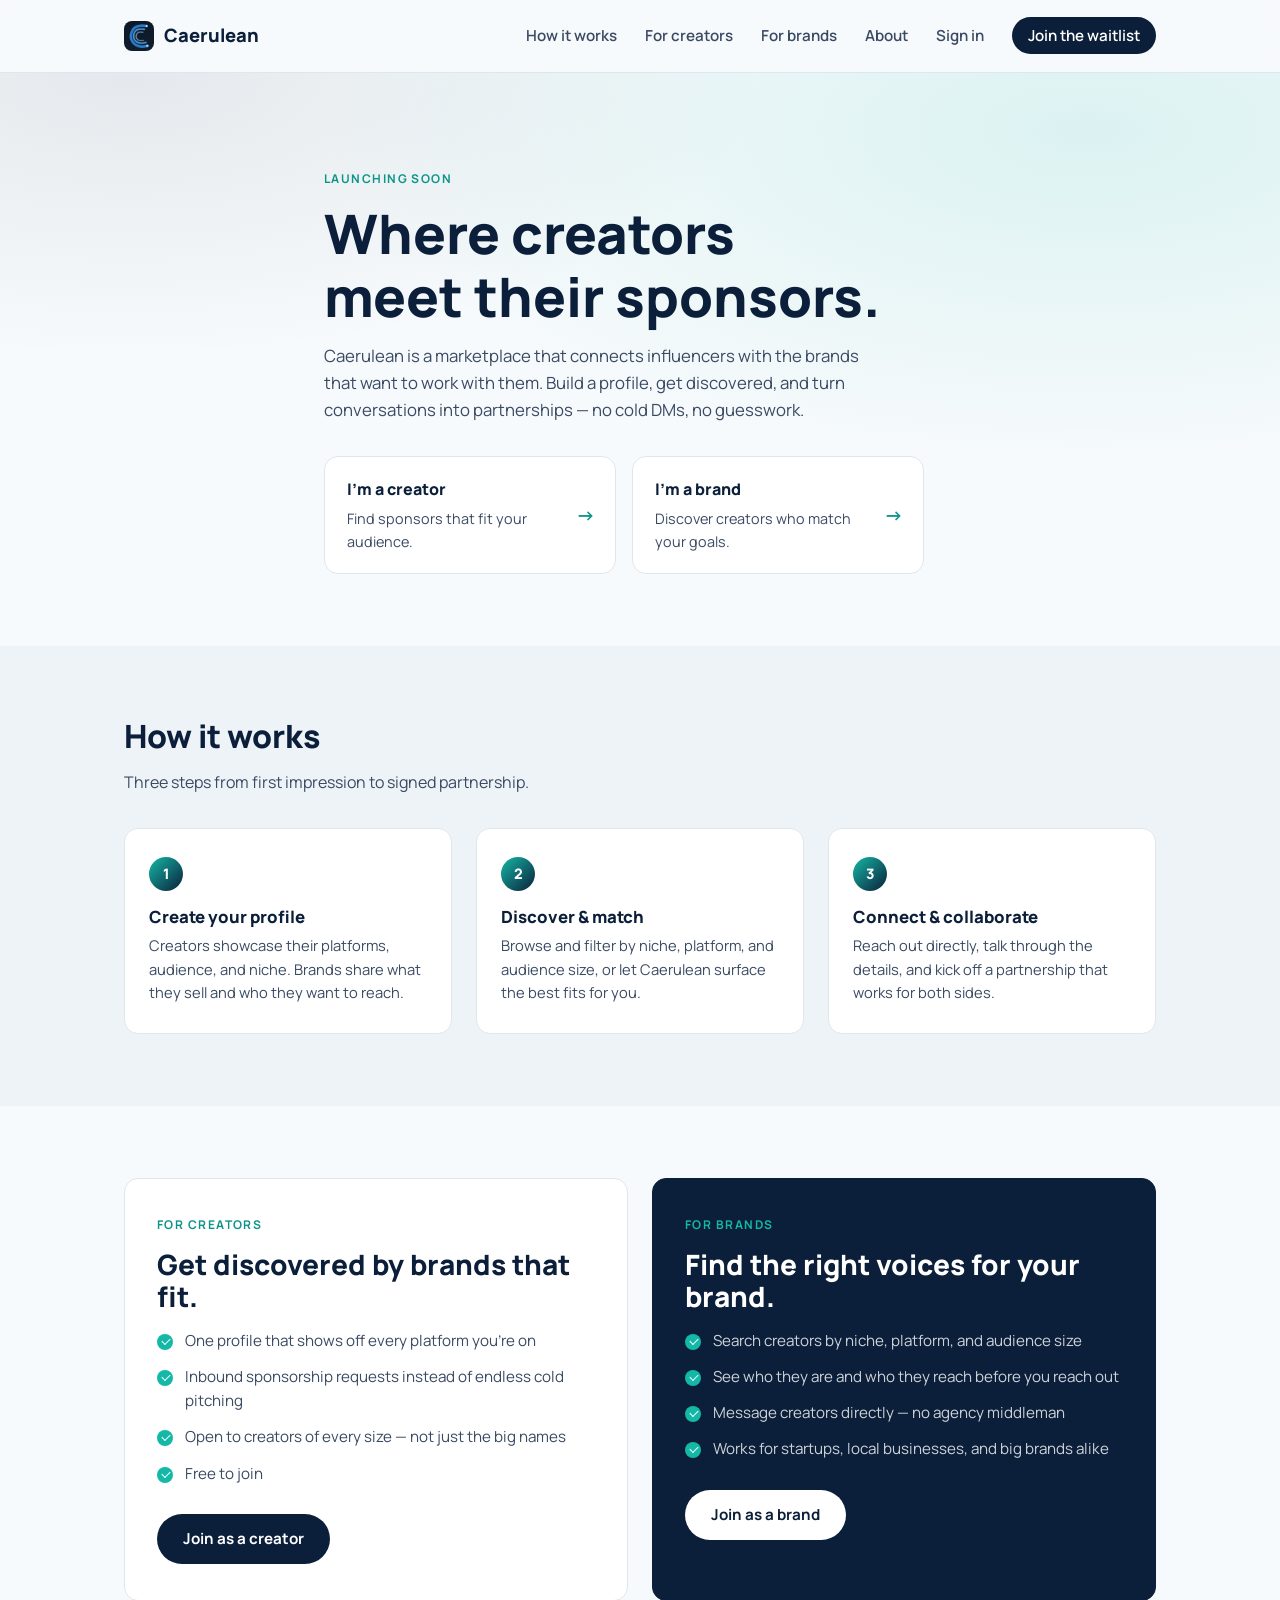
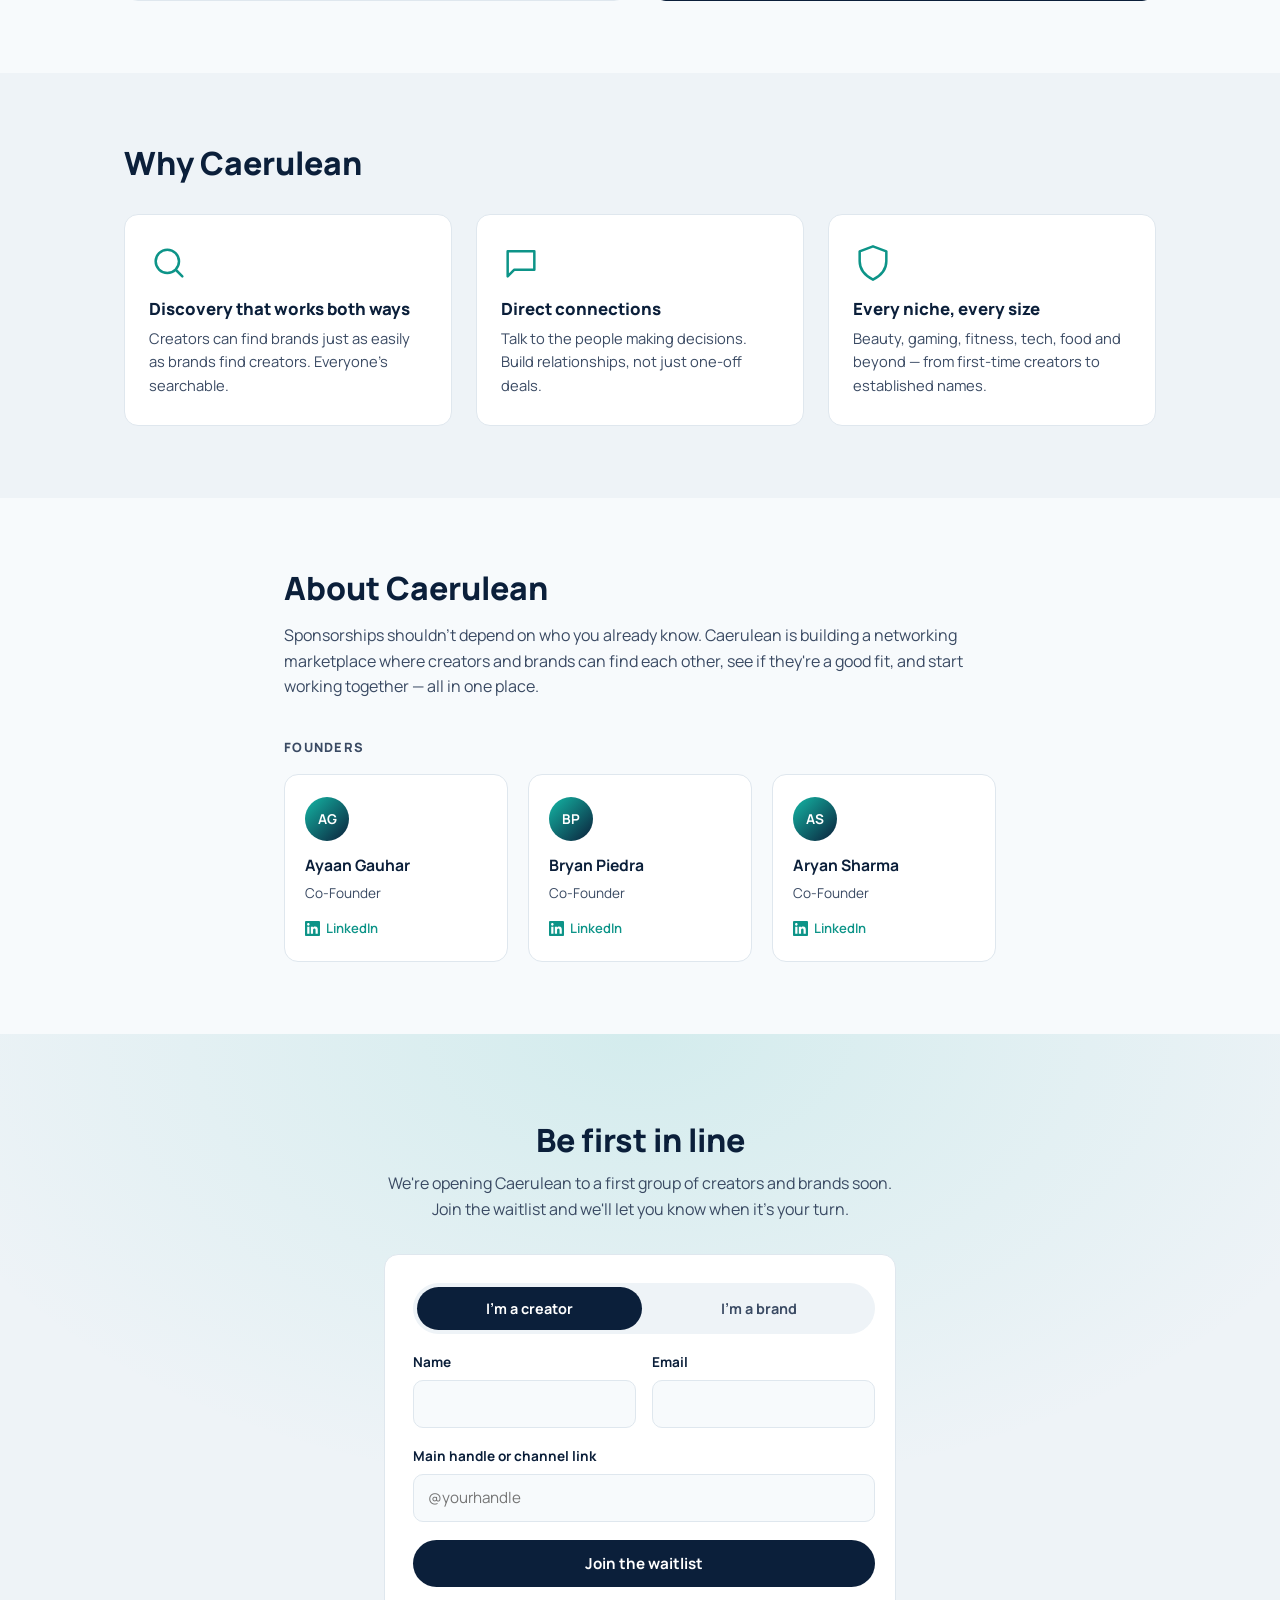
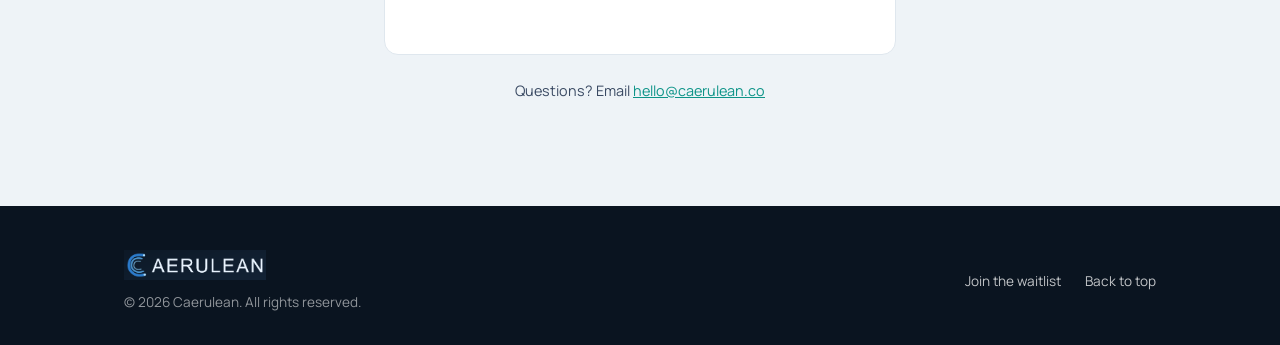
<file: index.html>
<!doctype html>
<html lang="en">
<head>
  <meta charset="UTF-8" />
  <meta name="viewport" content="width=device-width, initial-scale=1.0" />
  <title>Caerulean — Where creators meet sponsors</title>
  <meta name="description" content="Caerulean is a marketplace that connects influencers and creators with brands looking to sponsor them. Join the waitlist." />
  <link rel="icon" href="img/caerulean-mark-32.png" type="image/png" sizes="32x32" />
  <link rel="apple-touch-icon" href="img/caerulean-mark-180.png" />
  <link rel="preconnect" href="https://fonts.googleapis.com" />
  <link rel="preconnect" href="https://fonts.gstatic.com" crossorigin />
  <link href="https://fonts.googleapis.com/css2?family=Manrope:wght@400;500;600;700;800&display=swap" rel="stylesheet" />
  <link rel="stylesheet" href="css/styles.css" />
</head>
<body>
  <header class="site-header">
    <nav class="nav container">
      <a class="brand" href="#top">
        <img class="brand-mark" src="img/caerulean-mark.png" alt="" width="30" height="30" />
        <span class="brand-name">Caerulean</span>
      </a>
      <button class="nav-toggle" id="navToggle" aria-label="Toggle menu" aria-expanded="false">
        <span></span><span></span><span></span>
      </button>
      <ul class="nav-links" id="navLinks">
        <li><a href="#how-it-works">How it works</a></li>
        <li><a href="#creators">For creators</a></li>
        <li><a href="#brands">For brands</a></li>
        <li><a href="#about">About</a></li>
        <li><a href="app.html">Sign in</a></li>
        <li><a href="#waitlist" class="nav-cta">Join the waitlist</a></li>
      </ul>
    </nav>
  </header>

  <main id="top">
    <section class="hero">
      <div class="container hero-inner">
        <p class="eyebrow">Launching soon</p>
        <h1>Where creators<br />meet their sponsors.</h1>
        <p class="hero-sub">
          Caerulean is a marketplace that connects influencers with the brands that want to
          work with them. Build a profile, get discovered, and turn conversations into
          partnerships — no cold DMs, no guesswork.
        </p>
        <div class="hero-paths">
          <a href="#waitlist" class="path-card" data-role="creator">
            <span class="path-label">I'm a creator</span>
            <span class="path-desc">Find sponsors that fit your audience.</span>
            <span class="path-arrow" aria-hidden="true">&rarr;</span>
          </a>
          <a href="#waitlist" class="path-card" data-role="brand">
            <span class="path-label">I'm a brand</span>
            <span class="path-desc">Discover creators who match your goals.</span>
            <span class="path-arrow" aria-hidden="true">&rarr;</span>
          </a>
        </div>
      </div>
    </section>

    <section id="how-it-works" class="how">
      <div class="container">
        <h2>How it works</h2>
        <p class="section-sub">Three steps from first impression to signed partnership.</p>
        <ol class="steps">
          <li class="step">
            <span class="step-num">1</span>
            <h3>Create your profile</h3>
            <p>Creators showcase their platforms, audience, and niche. Brands share what they sell and who they want to reach.</p>
          </li>
          <li class="step">
            <span class="step-num">2</span>
            <h3>Discover &amp; match</h3>
            <p>Browse and filter by niche, platform, and audience size, or let Caerulean surface the best fits for you.</p>
          </li>
          <li class="step">
            <span class="step-num">3</span>
            <h3>Connect &amp; collaborate</h3>
            <p>Reach out directly, talk through the details, and kick off a partnership that works for both sides.</p>
          </li>
        </ol>
      </div>
    </section>

    <section class="audiences">
      <div class="container audience-grid">
        <article id="creators" class="audience-card">
          <p class="eyebrow">For creators</p>
          <h2>Get discovered by brands that fit.</h2>
          <ul class="checklist">
            <li>One profile that shows off every platform you're on</li>
            <li>Inbound sponsorship requests instead of endless cold pitching</li>
            <li>Open to creators of every size — not just the big names</li>
            <li>Free to join</li>
          </ul>
          <a href="#waitlist" class="btn btn-primary" data-role="creator">Join as a creator</a>
        </article>
        <article id="brands" class="audience-card audience-card-dark">
          <p class="eyebrow">For brands</p>
          <h2>Find the right voices for your brand.</h2>
          <ul class="checklist">
            <li>Search creators by niche, platform, and audience size</li>
            <li>See who they are and who they reach before you reach out</li>
            <li>Message creators directly — no agency middleman</li>
            <li>Works for startups, local businesses, and big brands alike</li>
          </ul>
          <a href="#waitlist" class="btn btn-light" data-role="brand">Join as a brand</a>
        </article>
      </div>
    </section>

    <section id="features" class="features">
      <div class="container">
        <h2>Why Caerulean</h2>
        <div class="feature-grid">
          <article class="feature-card">
            <div class="feature-icon" aria-hidden="true">
              <svg viewBox="0 0 24 24" fill="none"><circle cx="11" cy="11" r="7" stroke="currentColor" stroke-width="1.5"/><path d="m20 20-3.5-3.5" stroke="currentColor" stroke-width="1.5" stroke-linecap="round"/></svg>
            </div>
            <h3>Discovery that works both ways</h3>
            <p>Creators can find brands just as easily as brands find creators. Everyone's searchable.</p>
          </article>
          <article class="feature-card">
            <div class="feature-icon" aria-hidden="true">
              <svg viewBox="0 0 24 24" fill="none"><path d="M4 5h16v11H8l-4 4V5Z" stroke="currentColor" stroke-width="1.5" stroke-linejoin="round"/></svg>
            </div>
            <h3>Direct connections</h3>
            <p>Talk to the people making decisions. Build relationships, not just one-off deals.</p>
          </article>
          <article class="feature-card">
            <div class="feature-icon" aria-hidden="true">
              <svg viewBox="0 0 24 24" fill="none"><path d="M12 2 4 5v6c0 5 3.4 8.7 8 11 4.6-2.3 8-6 8-11V5l-8-3Z" stroke="currentColor" stroke-width="1.5" stroke-linejoin="round"/></svg>
            </div>
            <h3>Every niche, every size</h3>
            <p>Beauty, gaming, fitness, tech, food and beyond — from first-time creators to established names.</p>
          </article>
        </div>
      </div>
    </section>

    <section id="about" class="about">
      <div class="container">
        <h2>About Caerulean</h2>
        <p>
          Sponsorships shouldn't depend on who you already know. Caerulean is building a
          networking marketplace where creators and brands can find each other, see if
          they're a good fit, and start working together — all in one place.
        </p>

        <div class="founders">
          <h3>Founders</h3>
          <div class="founder-grid">
            <a class="founder-card" href="https://www.linkedin.com/in/ayaan-gauhar" target="_blank" rel="noopener noreferrer">
              <span class="founder-avatar">AG</span>
              <span class="founder-name">Ayaan Gauhar</span>
              <span class="founder-role">Co-Founder</span>
              <span class="founder-linkedin">
                <svg viewBox="0 0 24 24" aria-hidden="true"><path d="M20.447 20.452h-3.554v-5.569c0-1.328-.027-3.037-1.852-3.037-1.853 0-2.136 1.445-2.136 2.939v5.667H9.351V9h3.414v1.561h.046c.477-.9 1.637-1.85 3.37-1.85 3.601 0 4.267 2.37 4.267 5.455v6.286zM5.337 7.433c-1.144 0-2.063-.926-2.063-2.065 0-1.138.92-2.063 2.063-2.063 1.14 0 2.064.925 2.064 2.063 0 1.139-.925 2.065-2.064 2.065zm1.782 13.019H3.555V9h3.564v11.452zM22.225 0H1.771C.792 0 0 .774 0 1.729v20.542C0 23.227.792 24 1.771 24h20.451C23.2 24 24 23.227 24 22.271V1.729C24 .774 23.2 0 22.222 0h.003z"/></svg>
                LinkedIn
              </span>
            </a>
            <a class="founder-card" href="https://www.linkedin.com/in/bryan-piedra/" target="_blank" rel="noopener noreferrer">
              <span class="founder-avatar">BP</span>
              <span class="founder-name">Bryan Piedra</span>
              <span class="founder-role">Co-Founder</span>
              <span class="founder-linkedin">
                <svg viewBox="0 0 24 24" aria-hidden="true"><path d="M20.447 20.452h-3.554v-5.569c0-1.328-.027-3.037-1.852-3.037-1.853 0-2.136 1.445-2.136 2.939v5.667H9.351V9h3.414v1.561h.046c.477-.9 1.637-1.85 3.37-1.85 3.601 0 4.267 2.37 4.267 5.455v6.286zM5.337 7.433c-1.144 0-2.063-.926-2.063-2.065 0-1.138.92-2.063 2.063-2.063 1.14 0 2.064.925 2.064 2.063 0 1.139-.925 2.065-2.064 2.065zm1.782 13.019H3.555V9h3.564v11.452zM22.225 0H1.771C.792 0 0 .774 0 1.729v20.542C0 23.227.792 24 1.771 24h20.451C23.2 24 24 23.227 24 22.271V1.729C24 .774 23.2 0 22.222 0h.003z"/></svg>
                LinkedIn
              </span>
            </a>
            <a class="founder-card" href="https://www.linkedin.com/in/aryan-sharma-b89b9b242/" target="_blank" rel="noopener noreferrer">
              <span class="founder-avatar">AS</span>
              <span class="founder-name">Aryan Sharma</span>
              <span class="founder-role">Co-Founder</span>
              <span class="founder-linkedin">
                <svg viewBox="0 0 24 24" aria-hidden="true"><path d="M20.447 20.452h-3.554v-5.569c0-1.328-.027-3.037-1.852-3.037-1.853 0-2.136 1.445-2.136 2.939v5.667H9.351V9h3.414v1.561h.046c.477-.9 1.637-1.85 3.37-1.85 3.601 0 4.267 2.37 4.267 5.455v6.286zM5.337 7.433c-1.144 0-2.063-.926-2.063-2.065 0-1.138.92-2.063 2.063-2.063 1.14 0 2.064.925 2.064 2.063 0 1.139-.925 2.065-2.064 2.065zm1.782 13.019H3.555V9h3.564v11.452zM22.225 0H1.771C.792 0 0 .774 0 1.729v20.542C0 23.227.792 24 1.771 24h20.451C23.2 24 24 23.227 24 22.271V1.729C24 .774 23.2 0 22.222 0h.003z"/></svg>
                LinkedIn
              </span>
            </a>
          </div>
        </div>
      </div>
    </section>

    <section id="waitlist" class="waitlist">
      <div class="container waitlist-inner">
        <h2>Be first in line</h2>
        <p>We're opening Caerulean to a first group of creators and brands soon. Join the waitlist and we'll let you know when it's your turn.</p>

        <form class="waitlist-form" id="waitlistForm" data-endpoint="">
          <fieldset class="role-toggle">
            <legend class="visually-hidden">I am a</legend>
            <label><input type="radio" name="role" value="creator" checked /> <span>I'm a creator</span></label>
            <label><input type="radio" name="role" value="brand" /> <span>I'm a brand</span></label>
          </fieldset>
          <div class="field-row">
            <label class="field">
              <span>Name</span>
              <input type="text" name="name" autocomplete="name" required />
            </label>
            <label class="field">
              <span>Email</span>
              <input type="email" name="email" autocomplete="email" required />
            </label>
          </div>
          <label class="field">
            <span data-creator-label="Main handle or channel link" data-brand-label="Company website">Main handle or channel link</span>
            <input type="text" name="link" placeholder="@yourhandle" data-creator-placeholder="@yourhandle" data-brand-placeholder="yourcompany.com" />
          </label>
          <button type="submit" class="btn btn-primary btn-block">Join the waitlist</button>
          <p class="form-status" id="formStatus" role="status" aria-live="polite"></p>
        </form>

        <p class="waitlist-alt">Questions? Email <a href="mailto:hello@caerulean.co">hello@caerulean.co</a></p>
      </div>
    </section>
  </main>

  <footer class="site-footer">
    <div class="container footer-inner">
      <div class="footer-brand">
        <img class="footer-logo" src="img/caerulean-wordmark.png" alt="Caerulean" />
        <p class="footer-copyright">&copy; <span id="year"></span> Caerulean. All rights reserved.</p>
      </div>
      <div class="footer-links">
        <a href="#waitlist">Join the waitlist</a>
        <a href="#top">Back to top</a>
      </div>
    </div>
  </footer>

  <script src="js/main.js"></script>
</body>
</html>
</file>
<file: css/styles.css>
:root {
  color-scheme: light;
  --ink: #0b1f3a;
  --ink-soft: #3a4a63;
  --teal: #14b8a6;
  --teal-dark: #0d9488;
  --bg: #f7fafc;
  --bg-alt: #eef3f7;
  --card: #ffffff;
  --border: #dfe7ee;
  --ink-deep: #0a1420;
  --radius: 14px;
  --max-width: 1080px;
  --font: "Manrope", -apple-system, BlinkMacSystemFont, "Segoe UI", sans-serif;
}

* {
  box-sizing: border-box;
}

html {
  scroll-behavior: smooth;
}

body {
  margin: 0;
  font-family: var(--font);
  color: var(--ink);
  background: var(--bg);
  line-height: 1.6;
  -webkit-font-smoothing: antialiased;
}

.container {
  max-width: var(--max-width);
  margin: 0 auto;
  padding: 0 24px;
}

h1, h2, h3 {
  font-weight: 800;
  line-height: 1.15;
  margin: 0 0 16px;
}

h2 {
  font-size: clamp(1.6rem, 2.5vw, 2.1rem);
}

p {
  color: var(--ink-soft);
  margin: 0 0 16px;
}

a {
  color: var(--teal-dark);
}

/* Header */

.site-header {
  position: sticky;
  top: 0;
  z-index: 50;
  background: rgba(247, 250, 252, 0.85);
  backdrop-filter: saturate(180%) blur(10px);
  border-bottom: 1px solid var(--border);
}

.nav {
  display: flex;
  align-items: center;
  justify-content: space-between;
  height: 72px;
}

.brand {
  display: flex;
  align-items: center;
  gap: 10px;
  text-decoration: none;
  color: var(--ink);
  font-weight: 800;
  font-size: 1.15rem;
}

.brand-mark {
  width: 30px;
  height: 30px;
  border-radius: 8px;
  display: block;
  object-fit: cover;
}

.nav-links {
  list-style: none;
  display: flex;
  align-items: center;
  gap: 28px;
  margin: 0;
  padding: 0;
}

.nav-links a {
  color: var(--ink-soft);
  text-decoration: none;
  font-weight: 600;
  font-size: 0.95rem;
}

.nav-links a:hover {
  color: var(--ink);
}

.nav-cta {
  background: var(--ink);
  color: #fff !important;
  padding: 8px 16px;
  border-radius: 999px;
}

.nav-cta:hover {
  background: var(--teal-dark);
}

.nav-toggle {
  display: none;
  flex-direction: column;
  gap: 5px;
  background: none;
  border: none;
  cursor: pointer;
  padding: 8px;
}

.nav-toggle span {
  width: 22px;
  height: 2px;
  background: var(--ink);
  display: block;
}

/* Hero */

.hero {
  padding: 96px 0 72px;
  background:
    radial-gradient(60% 60% at 85% 10%, rgba(20, 184, 166, 0.12), transparent),
    radial-gradient(50% 50% at 10% 0%, rgba(11, 31, 58, 0.08), transparent);
}

.hero-inner {
  max-width: 680px;
}

.eyebrow {
  text-transform: uppercase;
  letter-spacing: 0.12em;
  font-size: 0.75rem;
  font-weight: 700;
  color: var(--teal-dark);
  margin-bottom: 14px;
}

.hero h1 {
  font-size: clamp(2.4rem, 5vw, 3.4rem);
  color: var(--ink);
}

.hero-sub {
  font-size: 1.05rem;
  max-width: 540px;
}

.hero-actions {
  display: flex;
  gap: 14px;
  margin-top: 28px;
  flex-wrap: wrap;
}

.btn {
  display: inline-block;
  padding: 13px 26px;
  border-radius: 999px;
  font-weight: 700;
  text-decoration: none;
  font-size: 0.95rem;
  transition: transform 0.15s ease, background 0.15s ease, color 0.15s ease;
}

.btn:hover {
  transform: translateY(-1px);
}

.btn-primary {
  background: var(--ink);
  color: #fff;
}

.btn-primary:hover {
  background: var(--teal-dark);
}

.btn-ghost {
  background: transparent;
  color: var(--ink);
  border: 1.5px solid var(--border);
}

.btn-ghost:hover {
  border-color: var(--teal-dark);
  color: var(--teal-dark);
}

.btn-light {
  background: #fff;
  color: var(--ink);
}

.btn-light:hover {
  background: var(--teal);
  color: #fff;
}

.btn-block {
  display: block;
  width: 100%;
  border: none;
  cursor: pointer;
  font-family: inherit;
}

.section-sub {
  max-width: 560px;
}

.visually-hidden {
  position: absolute;
  width: 1px;
  height: 1px;
  overflow: hidden;
  clip: rect(0 0 0 0);
  white-space: nowrap;
}

/* Hero paths */

.hero-paths {
  display: grid;
  grid-template-columns: repeat(2, 1fr);
  gap: 16px;
  margin-top: 32px;
  max-width: 600px;
}

.path-card {
  position: relative;
  display: flex;
  flex-direction: column;
  gap: 4px;
  background: var(--card);
  border: 1px solid var(--border);
  border-radius: var(--radius);
  padding: 20px 48px 20px 22px;
  text-decoration: none;
  color: inherit;
  transition: border-color 0.15s ease, transform 0.15s ease;
}

.path-card:hover {
  border-color: var(--teal-dark);
  transform: translateY(-2px);
}

.path-label {
  font-weight: 800;
  color: var(--ink);
}

.path-desc {
  font-size: 0.9rem;
  color: var(--ink-soft);
}

.path-arrow {
  position: absolute;
  right: 20px;
  top: 50%;
  transform: translateY(-50%);
  color: var(--teal-dark);
  font-weight: 700;
  font-size: 1.2rem;
}

/* How it works */

.how {
  padding: 72px 0;
  background: var(--bg-alt);
}

.steps {
  list-style: none;
  padding: 0;
  margin: 32px 0 0;
  display: grid;
  grid-template-columns: repeat(3, 1fr);
  gap: 24px;
}

.step {
  background: var(--card);
  border: 1px solid var(--border);
  border-radius: var(--radius);
  padding: 28px 24px;
}

.step-num {
  display: inline-flex;
  align-items: center;
  justify-content: center;
  width: 34px;
  height: 34px;
  border-radius: 50%;
  background: linear-gradient(135deg, var(--teal) 0%, var(--ink) 100%);
  color: #fff;
  font-weight: 800;
  font-size: 0.9rem;
  margin-bottom: 16px;
}

.step h3 {
  font-size: 1.05rem;
  margin-bottom: 8px;
}

.step p {
  font-size: 0.92rem;
  margin: 0;
}

/* Audiences */

.audiences {
  padding: 72px 0;
}

.audience-grid {
  display: grid;
  grid-template-columns: repeat(2, 1fr);
  gap: 24px;
}

.audience-card {
  background: var(--card);
  border: 1px solid var(--border);
  border-radius: var(--radius);
  padding: 36px 32px;
  scroll-margin-top: 96px;
}

.audience-card h2 {
  font-size: clamp(1.4rem, 2.2vw, 1.75rem);
}

.audience-card-dark {
  background: var(--ink);
  border-color: var(--ink);
  color: #fff;
}

.audience-card-dark .eyebrow {
  color: var(--teal);
}

.audience-card-dark .checklist li {
  color: rgba(255, 255, 255, 0.8);
}

.checklist {
  list-style: none;
  padding: 0;
  margin: 0 0 28px;
  display: grid;
  gap: 12px;
}

.checklist li {
  position: relative;
  padding-left: 28px;
  color: var(--ink-soft);
  font-size: 0.95rem;
}

.checklist li::before {
  content: "";
  position: absolute;
  left: 0;
  top: 5px;
  width: 16px;
  height: 16px;
  border-radius: 50%;
  background: var(--teal);
}

.checklist li::after {
  content: "";
  position: absolute;
  left: 4.5px;
  top: 9px;
  width: 7px;
  height: 4px;
  border-left: 1.8px solid #fff;
  border-bottom: 1.8px solid #fff;
  transform: rotate(-45deg);
}

/* About */

.about {
  padding: 72px 0;
}

.about .container {
  max-width: 760px;
}

.founders {
  margin-top: 40px;
}

.founders h3 {
  font-size: 0.8rem;
  text-transform: uppercase;
  letter-spacing: 0.1em;
  color: var(--ink-soft);
  margin-bottom: 20px;
}

.founder-grid {
  display: grid;
  grid-template-columns: repeat(3, 1fr);
  gap: 20px;
}

.founder-card {
  display: flex;
  flex-direction: column;
  align-items: flex-start;
  gap: 4px;
  background: var(--card);
  border: 1px solid var(--border);
  border-radius: var(--radius);
  padding: 22px 20px;
  text-decoration: none;
  color: inherit;
  transition: border-color 0.15s ease, transform 0.15s ease;
}

.founder-card:hover {
  border-color: var(--teal-dark);
  transform: translateY(-2px);
}

.founder-avatar {
  width: 44px;
  height: 44px;
  border-radius: 50%;
  display: flex;
  align-items: center;
  justify-content: center;
  background: linear-gradient(135deg, var(--teal) 0%, var(--ink) 100%);
  color: #fff;
  font-weight: 700;
  font-size: 0.85rem;
  margin-bottom: 8px;
}

.founder-name {
  font-weight: 700;
  font-size: 0.98rem;
  color: var(--ink);
}

.founder-role {
  font-size: 0.85rem;
  color: var(--ink-soft);
  margin-bottom: 10px;
}

.founder-linkedin {
  display: inline-flex;
  align-items: center;
  gap: 6px;
  font-size: 0.82rem;
  font-weight: 600;
  color: var(--teal-dark);
}

.founder-linkedin svg {
  width: 15px;
  height: 15px;
  fill: currentColor;
}

/* Features */

.features {
  padding: 72px 0;
  background: var(--bg-alt);
}

.feature-grid {
  display: grid;
  grid-template-columns: repeat(3, 1fr);
  gap: 24px;
  margin-top: 32px;
}

.feature-card {
  background: var(--card);
  border: 1px solid var(--border);
  border-radius: var(--radius);
  padding: 28px 24px;
}

.feature-icon {
  width: 40px;
  height: 40px;
  color: var(--teal-dark);
  margin-bottom: 16px;
}

.feature-icon svg {
  width: 100%;
  height: 100%;
}

.feature-card h3 {
  font-size: 1.05rem;
  margin-bottom: 8px;
}

.feature-card p {
  font-size: 0.92rem;
  margin: 0;
}

/* Waitlist */

.waitlist {
  padding: 88px 0;
  background:
    radial-gradient(60% 60% at 50% 0%, rgba(20, 184, 166, 0.12), transparent),
    var(--bg-alt);
}

.waitlist-inner {
  max-width: 560px;
  text-align: center;
}

.waitlist h2 {
  margin-bottom: 12px;
}

.waitlist-form {
  margin-top: 32px;
  background: var(--card);
  border: 1px solid var(--border);
  border-radius: var(--radius);
  padding: 28px;
  text-align: left;
  display: grid;
  gap: 18px;
}

.role-toggle {
  border: none;
  padding: 4px;
  margin: 0;
  display: grid;
  grid-template-columns: 1fr 1fr;
  gap: 4px;
  background: var(--bg-alt);
  border-radius: 999px;
}

.role-toggle label {
  position: relative;
  cursor: pointer;
}

.role-toggle input {
  position: absolute;
  opacity: 0;
}

.role-toggle span {
  display: block;
  text-align: center;
  padding: 10px 12px;
  border-radius: 999px;
  font-weight: 700;
  font-size: 0.9rem;
  color: var(--ink-soft);
  transition: background 0.15s ease, color 0.15s ease;
}

.role-toggle input:checked + span {
  background: var(--ink);
  color: #fff;
}

.role-toggle input:focus-visible + span {
  outline: 2px solid var(--teal);
  outline-offset: 2px;
}

.field-row {
  display: grid;
  grid-template-columns: 1fr 1fr;
  gap: 16px;
}

.field {
  display: grid;
  gap: 6px;
}

.field span {
  font-size: 0.85rem;
  font-weight: 700;
  color: var(--ink);
}

.field input {
  font: inherit;
  font-size: 0.95rem;
  padding: 11px 14px;
  border: 1.5px solid var(--border);
  border-radius: 10px;
  background: var(--bg);
  color: var(--ink);
}

.field input:focus {
  outline: none;
  border-color: var(--teal-dark);
  background: #fff;
}

.form-status {
  margin: 0;
  font-size: 0.9rem;
  font-weight: 600;
  text-align: center;
  min-height: 1.4em;
}

.form-status.success {
  color: var(--teal-dark);
}

.form-status.error {
  color: #c2410c;
}

.waitlist-alt {
  margin-top: 24px;
  font-size: 0.9rem;
}

/* Footer */

.site-footer {
  background: var(--ink-deep);
  padding: 44px 0 32px;
}

.footer-inner {
  display: flex;
  justify-content: space-between;
  align-items: center;
  flex-wrap: wrap;
  gap: 20px;
  font-size: 0.85rem;
}

.footer-brand {
  display: flex;
  flex-direction: column;
  align-items: flex-start;
  gap: 12px;
}

.footer-logo {
  height: 30px;
  width: auto;
  display: block;
}

.footer-copyright {
  margin: 0;
  color: rgba(255, 255, 255, 0.55);
}

.footer-links {
  display: flex;
  gap: 24px;
}

.footer-links a {
  color: rgba(255, 255, 255, 0.75);
  text-decoration: none;
}

.footer-links a:hover {
  color: var(--teal);
}

/* Responsive */

@media (max-width: 800px) {
  .feature-grid {
    grid-template-columns: 1fr;
  }

  .founder-grid,
  .steps,
  .audience-grid {
    grid-template-columns: 1fr;
  }
}

@media (max-width: 560px) {
  .hero-paths,
  .field-row {
    grid-template-columns: 1fr;
  }

  .waitlist-form {
    padding: 20px;
  }
}

@media (max-width: 640px) {
  .nav-toggle {
    display: flex;
  }

  .nav-links {
    position: absolute;
    top: 72px;
    left: 0;
    right: 0;
    background: var(--bg);
    border-bottom: 1px solid var(--border);
    flex-direction: column;
    align-items: flex-start;
    padding: 16px 24px 24px;
    gap: 18px;
    display: none;
  }

  .nav-links.open {
    display: flex;
  }

  .nav-cta {
    padding: 8px 16px;
  }
}
</file>
